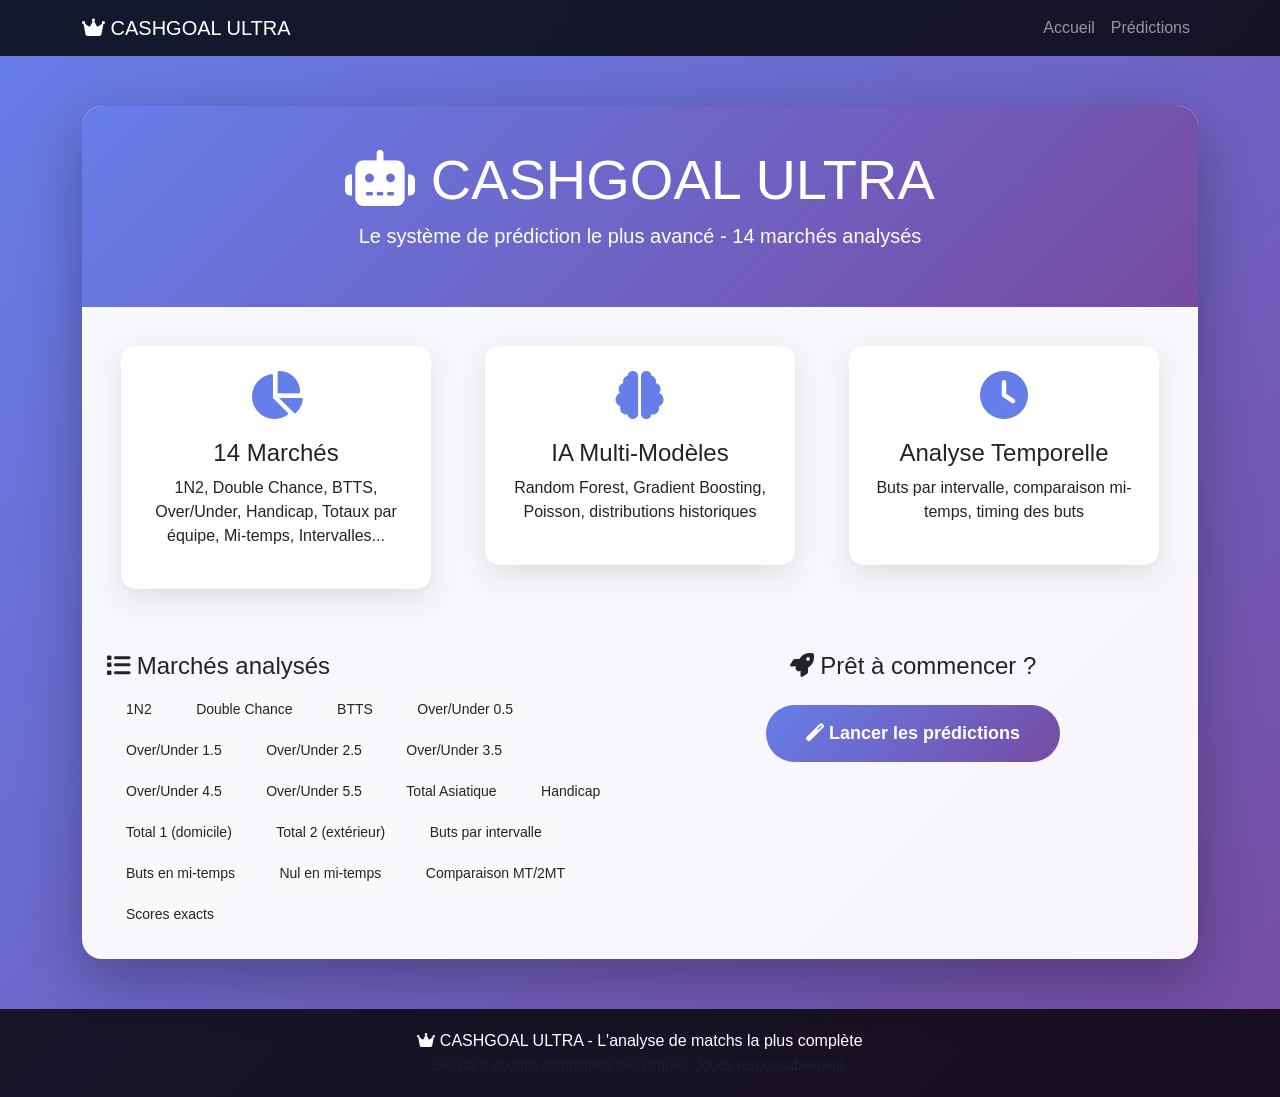
<file: templates/index.html>
<!doctype html>
<html lang="fr">
  <head>
    <meta charset="UTF-8" />
    <meta name="viewport" content="width=device-width, initial-scale=1.0" />
    <title>⚽ CASHGOAL ULTRA - Prédiction Tous Marchés</title>
    <link
      href="https://cdn.jsdelivr.net/npm/bootstrap@5.3.0/dist/css/bootstrap.min.css"
      rel="stylesheet"
    />
    <link
      rel="stylesheet"
      href="https://cdnjs.cloudflare.com/ajax/libs/font-awesome/6.4.0/css/all.min.css"
    />
    <style>
      body {
        background: linear-gradient(135deg, #667eea 0%, #764ba2 100%);
        font-family: "Segoe UI", Tahoma, Geneva, Verdana, sans-serif;
        min-height: 100vh;
      }
      .navbar {
        background: rgba(0, 0, 0, 0.8) !important;
        backdrop-filter: blur(10px);
      }
      .main-card {
        background: rgba(255, 255, 255, 0.95);
        border-radius: 20px;
        box-shadow: 0 20px 60px rgba(0, 0, 0, 0.3);
        margin-top: 50px;
        overflow: hidden;
      }
      .header-gradient {
        background: linear-gradient(135deg, #667eea 0%, #764ba2 100%);
        color: white;
        padding: 40px;
        text-align: center;
      }
      .feature-card {
        background: white;
        border-radius: 15px;
        padding: 25px;
        margin: 15px;
        box-shadow: 0 10px 30px rgba(0, 0, 0, 0.1);
        transition: transform 0.3s;
      }
      .feature-card:hover {
        transform: translateY(-10px);
      }
      .feature-icon {
        font-size: 48px;
        color: #667eea;
        margin-bottom: 20px;
      }
      .btn-ultra {
        background: linear-gradient(135deg, #667eea 0%, #764ba2 100%);
        color: white;
        border: none;
        padding: 15px 40px;
        border-radius: 50px;
        font-size: 18px;
        font-weight: bold;
        transition: transform 0.3s;
      }
      .btn-ultra:hover {
        transform: scale(1.05);
        color: white;
      }
      .market-badge {
        background: #f8f9fa;
        border-radius: 20px;
        padding: 5px 15px;
        margin: 5px;
        display: inline-block;
        font-size: 14px;
      }
      .footer {
        background: rgba(0, 0, 0, 0.8);
        color: white;
        padding: 20px;
        margin-top: 50px;
      }
    </style>
  </head>
  <body>
    <nav class="navbar navbar-expand-lg navbar-dark">
      <div class="container">
        <a class="navbar-brand" href="/">
          <i class="fas fa-crown"></i> CASHGOAL ULTRA
        </a>
        <div class="navbar-nav ms-auto">
          <a class="nav-link" href="/">Accueil</a>
          <a class="nav-link" href="/predictions">Prédictions</a>
        </div>
      </div>
    </nav>

    <div class="container">
      <div class="main-card">
        <div class="header-gradient">
          <h1 class="display-4"><i class="fas fa-robot"></i> CASHGOAL ULTRA</h1>
          <p class="lead">
            Le système de prédiction le plus avancé - 14 marchés analysés
          </p>
        </div>

        <div class="row p-4">
          <div class="col-md-4">
            <div class="feature-card text-center">
              <i class="fas fa-chart-pie feature-icon"></i>
              <h4>14 Marchés</h4>
              <p>
                1N2, Double Chance, BTTS, Over/Under, Handicap, Totaux par
                équipe, Mi-temps, Intervalles...
              </p>
            </div>
          </div>
          <div class="col-md-4">
            <div class="feature-card text-center">
              <i class="fas fa-brain feature-icon"></i>
              <h4>IA Multi-Modèles</h4>
              <p>
                Random Forest, Gradient Boosting, Poisson, distributions
                historiques
              </p>
            </div>
          </div>
          <div class="col-md-4">
            <div class="feature-card text-center">
              <i class="fas fa-clock feature-icon"></i>
              <h4>Analyse Temporelle</h4>
              <p>Buts par intervalle, comparaison mi-temps, timing des buts</p>
            </div>
          </div>
        </div>

        <div class="row p-4">
          <div class="col-md-6">
            <h4><i class="fas fa-list"></i> Marchés analysés</h4>
            <div>
              <span class="market-badge">1N2</span>
              <span class="market-badge">Double Chance</span>
              <span class="market-badge">BTTS</span>
              <span class="market-badge">Over/Under 0.5</span>
              <span class="market-badge">Over/Under 1.5</span>
              <span class="market-badge">Over/Under 2.5</span>
              <span class="market-badge">Over/Under 3.5</span>
              <span class="market-badge">Over/Under 4.5</span>
              <span class="market-badge">Over/Under 5.5</span>
              <span class="market-badge">Total Asiatique</span>
              <span class="market-badge">Handicap</span>
              <span class="market-badge">Total 1 (domicile)</span>
              <span class="market-badge">Total 2 (extérieur)</span>
              <span class="market-badge">Buts par intervalle</span>
              <span class="market-badge">Buts en mi-temps</span>
              <span class="market-badge">Nul en mi-temps</span>
              <span class="market-badge">Comparaison MT/2MT</span>
              <span class="market-badge">Scores exacts</span>
            </div>
          </div>
          <div class="col-md-6 text-center">
            <h4><i class="fas fa-rocket"></i> Prêt à commencer ?</h4>
            <a href="/predictions" class="btn btn-ultra mt-3">
              <i class="fas fa-magic"></i> Lancer les prédictions
            </a>
          </div>
        </div>
      </div>
    </div>

    <footer class="footer text-center">
      <div class="container">
        <p class="mb-0">
          <i class="fas fa-crown"></i> CASHGOAL ULTRA - L'analyse de matchs la
          plus complète
        </p>
        <small class="text-muted"
          >Les paris sportifs comportent des risques. Jouez
          responsablement.</small
        >
      </div>
    </footer>

    <script src="https://code.jquery.com/jquery-3.6.0.min.js"></script>
    <script src="https://cdn.jsdelivr.net/npm/bootstrap@5.3.0/dist/js/bootstrap.bundle.min.js"></script>
  </body>
</html>
</file>
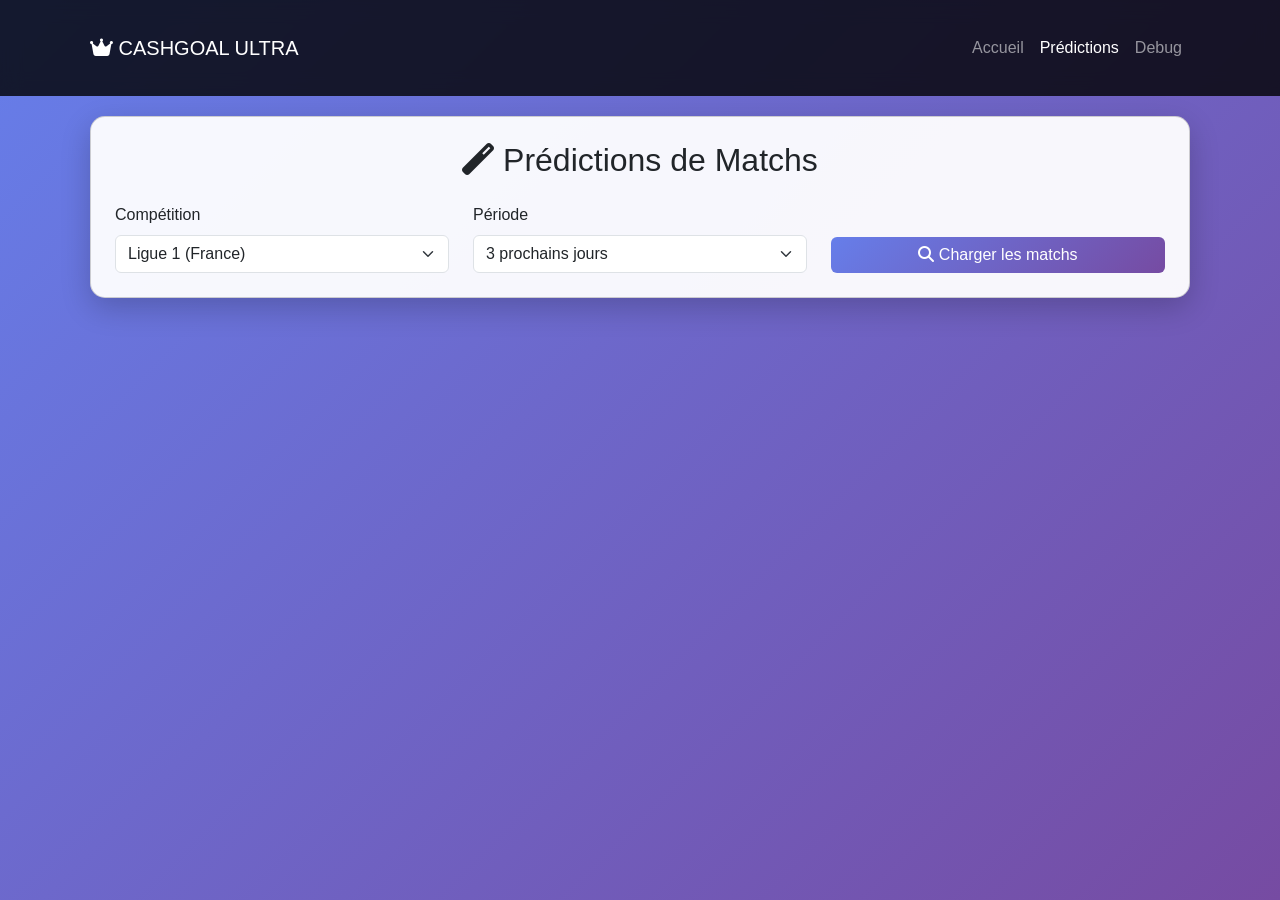
<file: templates/predictions.html>
<!doctype html>
<html lang="fr">
  <head>
    <meta charset="UTF-8" />
    <meta name="viewport" content="width=device-width, initial-scale=1.0" />
    <title>CASHGOAL - Prédictions</title>
    <link
      href="https://cdn.jsdelivr.net/npm/bootstrap@5.3.0/dist/css/bootstrap.min.css"
      rel="stylesheet"
    />
    <link
      rel="stylesheet"
      href="https://cdnjs.cloudflare.com/ajax/libs/font-awesome/6.4.0/css/all.min.css"
    />
    <style>
      body {
        background: linear-gradient(135deg, #667eea 0%, #764ba2 100%);
        font-family: "Segoe UI", Tahoma, Geneva, Verdana, sans-serif;
        min-height: 100vh;
      }
      .navbar {
        background: rgba(0, 0, 0, 0.8) !important;
        backdrop-filter: blur(10px);
      }
      .container {
        padding: 20px;
      }
      .card {
        background: rgba(255, 255, 255, 0.95);
        border-radius: 15px;
        box-shadow: 0 10px 30px rgba(0, 0, 0, 0.2);
        margin-bottom: 20px;
      }
      .match-card {
        cursor: pointer;
        transition: transform 0.2s;
      }
      .match-card:hover {
        transform: translateY(-5px);
        box-shadow: 0 15px 35px rgba(0, 0, 0, 0.3);
      }
      .btn-ultra {
        background: linear-gradient(135deg, #667eea 0%, #764ba2 100%);
        color: white;
        border: none;
        transition: transform 0.2s;
      }
      .btn-ultra:hover {
        transform: scale(1.05);
        color: white;
      }
      .loading {
        display: none;
        text-align: center;
        padding: 40px;
      }
      .spinner {
        border: 4px solid #f3f3f3;
        border-top: 4px solid #667eea;
        border-radius: 50%;
        width: 50px;
        height: 50px;
        animation: spin 1s linear infinite;
        margin: 20px auto;
      }
      @keyframes spin {
        0% {
          transform: rotate(0deg);
        }
        100% {
          transform: rotate(360deg);
        }
      }
      .bet-item {
        background: #f8f9fa;
        border-left: 4px solid gold;
        padding: 15px;
        margin: 10px 0;
        border-radius: 5px;
      }
    </style>
  </head>
  <body>
    <nav class="navbar navbar-expand-lg navbar-dark">
      <div class="container">
        <a class="navbar-brand" href="/">
          <i class="fas fa-crown"></i> CASHGOAL ULTRA
        </a>
        <div class="navbar-nav ms-auto">
          <a class="nav-link" href="/">Accueil</a>
          <a class="nav-link active" href="/predictions">Prédictions</a>
          <a class="nav-link" href="/api/debug">Debug</a>
        </div>
      </div>
    </nav>

    <div class="container">
      <div class="card p-4">
        <h2 class="text-center mb-4">
          <i class="fas fa-magic"></i> Prédictions de Matchs
        </h2>

        <div class="row">
          <div class="col-md-4">
            <label class="form-label">Compétition</label>
            <select class="form-select" id="competition">
              <option value="FL1">Ligue 1 (France)</option>
              <option value="CL">UEFA Champions League</option>
              <option value="PL">Premier League</option>
              <option value="PD">La Liga</option>
              <option value="SA">Serie A</option>
              <option value="BL1">Bundesliga</option>
            </select>
          </div>
          <div class="col-md-4">
            <label class="form-label">Période</label>
            <select class="form-select" id="days">
              <option value="3">3 prochains jours</option>
              <option value="5">5 prochains jours</option>
              <option value="7">7 prochains jours</option>
            </select>
          </div>
          <div class="col-md-4 d-flex align-items-end">
            <button class="btn btn-ultra w-100" onclick="loadMatches()">
              <i class="fas fa-search"></i> Charger les matchs
            </button>
          </div>
        </div>
      </div>

      <div class="loading" id="loading">
        <div class="spinner"></div>
        <p class="text-white">Analyse en cours...</p>
      </div>

      <div id="matchesSection" style="display: none">
        <div class="card p-4">
          <h3><i class="fas fa-futbol"></i> Matchs disponibles</h3>
          <div class="row" id="matchesList"></div>
        </div>
      </div>

      <div id="predictionSection" style="display: none">
        <div class="card p-4">
          <h3><i class="fas fa-chart-line"></i> Analyse détaillée</h3>
          <div id="predictionContent"></div>
        </div>
      </div>
    </div>

    <script>
      async function loadMatches() {
        const competition = document.getElementById("competition").value;
        const days = document.getElementById("days").value;

        document.getElementById("loading").style.display = "block";
        document.getElementById("matchesSection").style.display = "none";
        document.getElementById("predictionSection").style.display = "none";

        try {
          const response = await fetch("/api/matches", {
            // ✅ Vérifié
            method: "POST",
            headers: { "Content-Type": "application/json" },
            body: JSON.stringify({
              competition: competition,
              days_ahead: days,
            }),
          });

          // Vérifier si la réponse est du JSON
          const contentType = response.headers.get("content-type");
          if (!contentType || !contentType.includes("application/json")) {
            throw new Error(
              "La réponse n'est pas du JSON. URL peut-être incorrecte.",
            );
          }

          const data = await response.json();

          if (data.success) {
            displayMatches(data.matches);
          } else {
            alert("Erreur: " + data.error);
          }
        } catch (error) {
          console.error("Erreur fetch:", error);
          alert("Erreur de connexion: " + error.message);
        }

        document.getElementById("loading").style.display = "none";
      }

      async function analyzeMatch(matchId) {
        document.getElementById("loading").style.display = "block";
        document.getElementById("predictionSection").style.display = "none";

        try {
          const response = await fetch("/api/analyze-match", {
            // ✅ Vérifié
            method: "POST",
            headers: { "Content-Type": "application/json" },
            body: JSON.stringify({ match_id: matchId }),
          });

          // Vérifier si la réponse est du JSON
          const contentType = response.headers.get("content-type");
          if (!contentType || !contentType.includes("application/json")) {
            const text = await response.text();
            console.error("Réponse HTML reçue:", text.substring(0, 200));
            throw new Error(
              "La réponse n'est pas du JSON. URL peut-être incorrecte.",
            );
          }

          const data = await response.json();

          if (data.success) {
            displayPrediction(data);
          } else {
            alert("Erreur: " + data.error);
          }
        } catch (error) {
          console.error("Erreur analyse:", error);
          alert("Erreur lors de l'analyse: " + error.message);
        }

        document.getElementById("loading").style.display = "none";
      }

      function displayMatches(matches) {
        const list = document.getElementById("matchesList");
        list.innerHTML = "";

        if (matches.length === 0) {
          list.innerHTML =
            '<div class="col-12"><p class="text-center">Aucun match trouvé</p></div>';
        } else {
          matches.forEach((match) => {
            const col = document.createElement("div");
            col.className = "col-md-6";
            col.innerHTML = `
                    <div class="card match-card p-3" onclick="analyzeMatch(${match.id})">
                        <h5>${match.home_team} vs ${match.away_team}</h5>
                        <p class="mb-1"><i class="far fa-calendar"></i> ${match.date} à ${match.time}</p>
                        <p class="mb-0"><i class="far fa-building"></i> ${match.competition}</p>
                    </div>
                `;
            list.appendChild(col);
          });
        }

        document.getElementById("matchesSection").style.display = "block";
      }

      function displayPrediction(data) {
        const content = document.getElementById("predictionContent");
        const match = data.match;
        const markets = data.markets;

        let html = `
            <h4 class="text-center mb-4">${match.home_team} vs ${match.away_team}</h4>
            <p class="text-center">📅 ${match.date} à ${match.time} - ${match.competition}</p>
            <p class="text-center"><strong>Confiance globale: ${markets.global_confidence.average}% (${markets.global_confidence.level})</strong></p>
            
            <div class="row mt-4">
                <div class="col-md-4">
                    <div class="card p-3 text-center">
                        <h5>1N2</h5>
                        <p>🏠 ${markets["1N2"].home}%</p>
                        <p>🤝 ${markets["1N2"].draw}%</p>
                        <p>✈️ ${markets["1N2"].away}%</p>
                    </div>
                </div>
                <div class="col-md-4">
                    <div class="card p-3 text-center">
                        <h5>Double Chance</h5>
                        <p>1N: ${markets.double_chance["1N"]}%</p>
                        <p>N2: ${markets.double_chance["N2"]}%</p>
                        <p>12: ${markets.double_chance["12"]}%</p>
                    </div>
                </div>
                <div class="col-md-4">
                    <div class="card p-3 text-center">
                        <h5>BTTS</h5>
                        <p>⚽⚽ Oui: ${markets.btts.oui}%</p>
                        <p>🔒 Non: ${markets.btts.non}%</p>
                    </div>
                </div>
            </div>
            
            <div class="row mt-3">
                <div class="col-md-6">
                    <div class="card p-3">
                        <h5>Total de buts</h5>
                        <p>📊 Attendu: ${markets.total_goals.expected}</p>
                        <p>📈 Over 2.5: ${markets.total_goals.over_25}%</p>
                        <p>📉 Under 2.5: ${markets.total_goals.under_25}%</p>
                    </div>
                </div>
                <div class="col-md-6">
                    <div class="card p-3">
                        <h5>Scores exacts</h5>
        `;

        if (markets.exact_scores) {
          markets.exact_scores.slice(0, 3).forEach((score) => {
            html += `<p>${score.score}: ${score.probability}%</p>`;
          });
        }

        html += `</div></div></div>`;

        if (data.safe_bets && data.safe_bets.length > 0) {
          html += `<h5 class="mt-4">🎯 Paris recommandés</h5>`;
          data.safe_bets.forEach((bet) => {
            html += `
                    <div class="bet-item">
                        <strong>${bet.emoji} ${bet.prediction}</strong><br>
                        Probabilité: ${bet.probability}% (${bet.confidence})<br>
                        <small>${bet.reason || ""}</small>
                    </div>
                `;
          });
        }

        content.innerHTML = html;
        document.getElementById("predictionSection").style.display = "block";
      }
    </script>
  </body>
</html>
</file>
